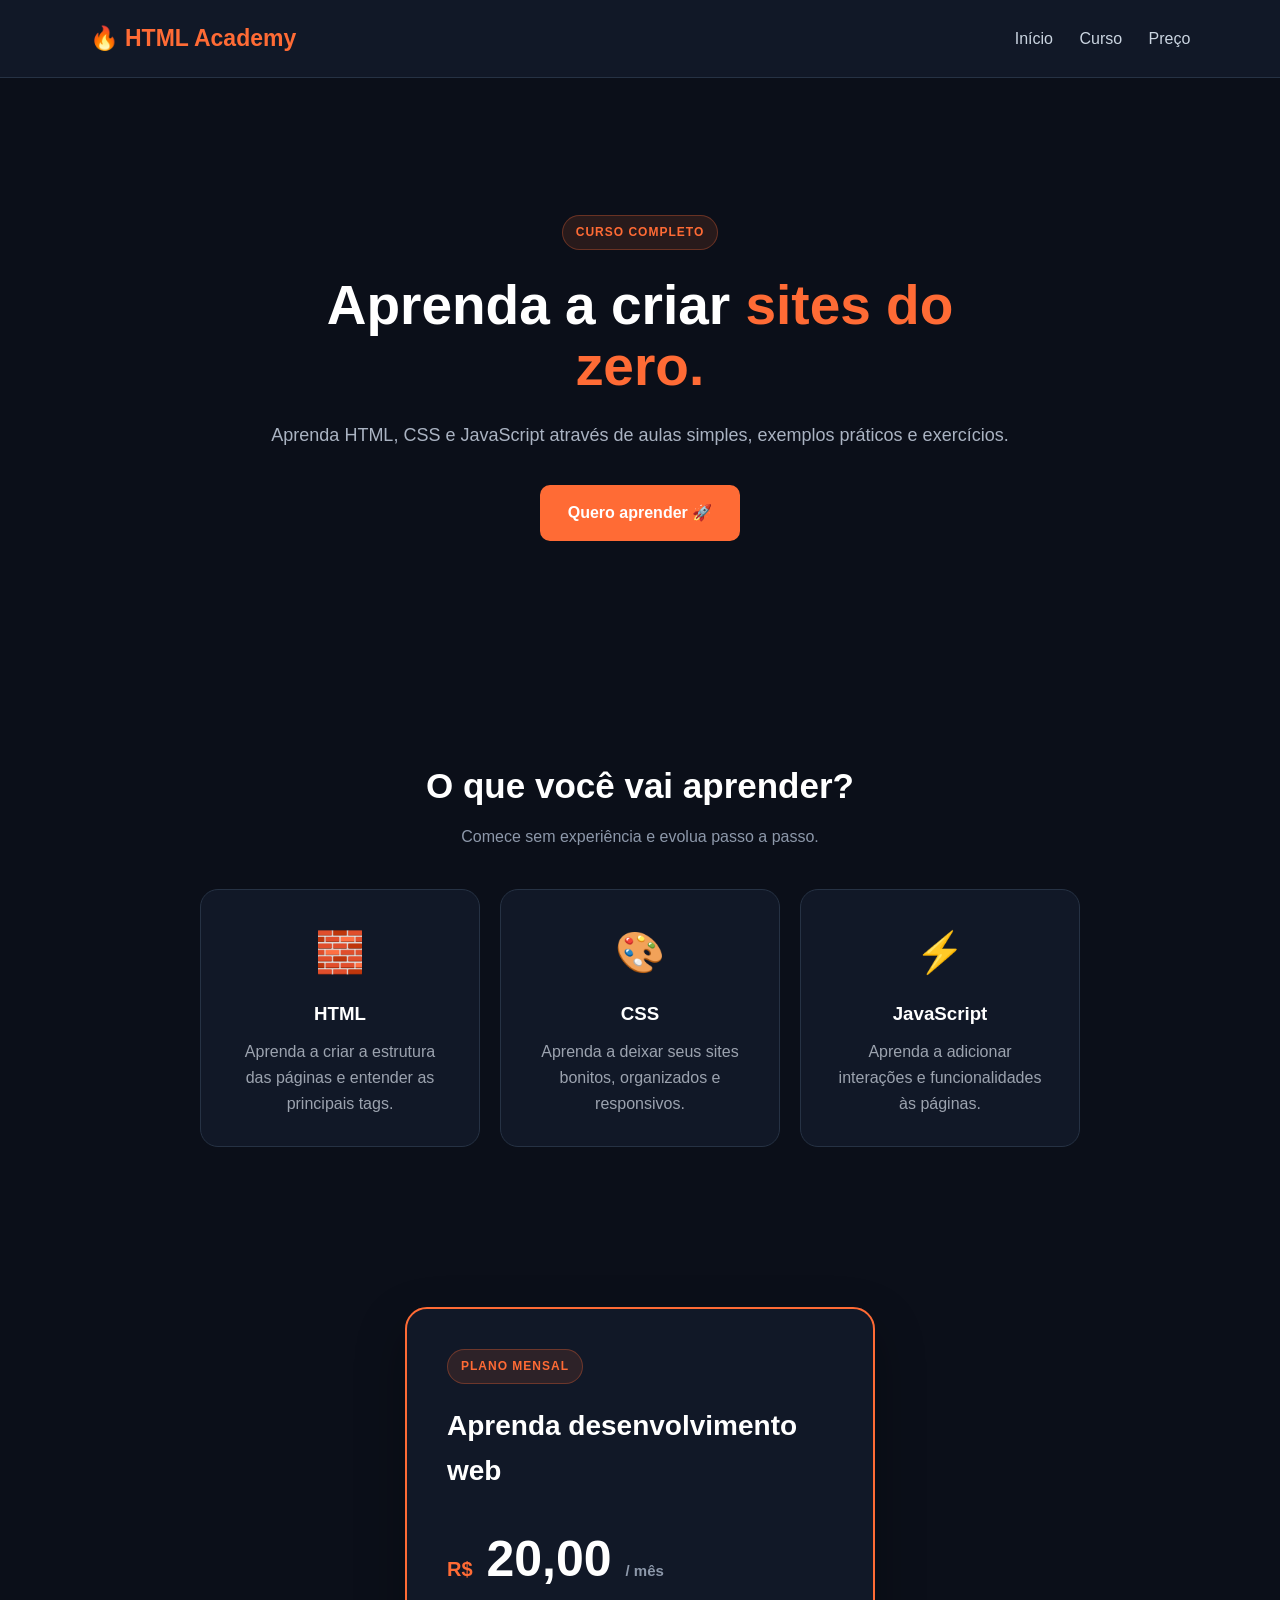
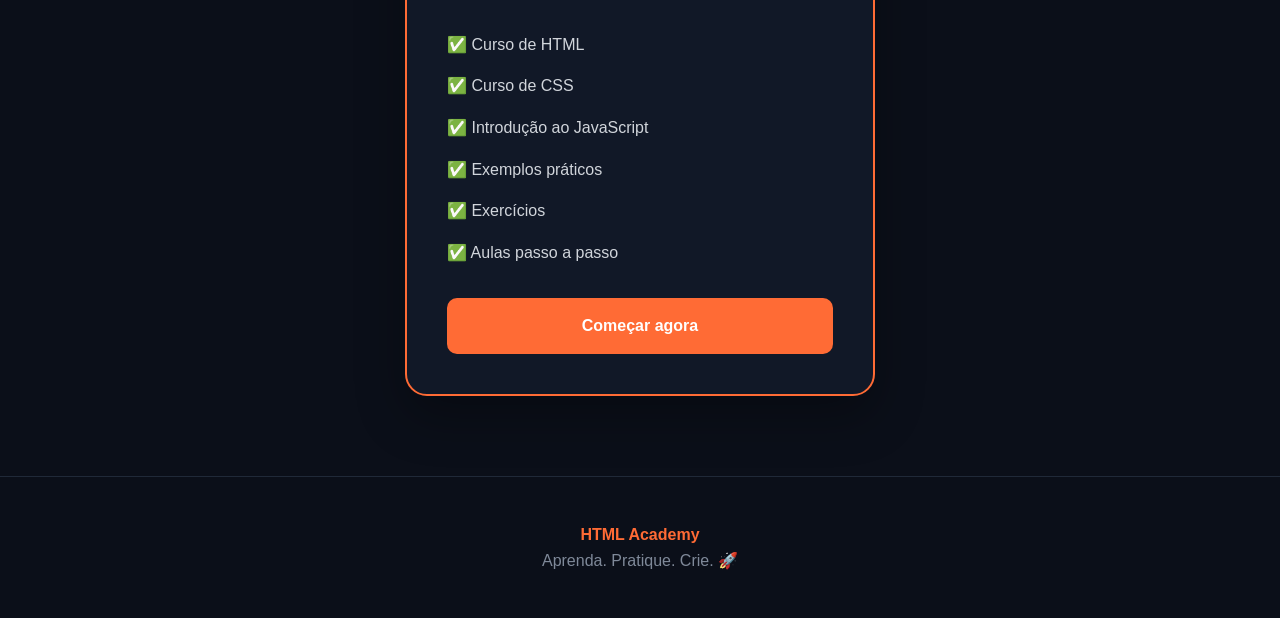
<file: Index.html>
<!DOCTYPE html> <html lang="pt-br"> <head> <meta charset="UTF-8"> <meta name="viewport" content="width=device-width, initial-scale=1.0"> <title>HTML Academy</title> <link rel="stylesheet" href="style.css"> </head> <body> <header> <div class="logo">🔥 HTML Academy</div> <nav> <a href="#inicio">Início</a> <a href="#curso">Curso</a> <a href="#preco">Preço</a> </nav> </header> <section class="hero" id="inicio"> <div class="hero-content"> <span class="badge">CURSO COMPLETO</span> <h1> Aprenda a criar <span>sites do zero.</span> </h1> <p> Aprenda HTML, CSS e JavaScript através de aulas simples, exemplos práticos e exercícios. </p> <a href="#preco" class="btn"> Quero aprender 🚀 </a> </div> </section> <section class="section" id="curso"> <h2>O que você vai aprender?</h2> <p class="section-text"> Comece sem experiência e evolua passo a passo. </p> <div class="cards"> <div class="card"> <div class="icon">🧱</div> <h3>HTML</h3> <p> Aprenda a criar a estrutura das páginas e entender as principais tags. </p> </div> <div class="card"> <div class="icon">🎨</div> <h3>CSS</h3> <p> Aprenda a deixar seus sites bonitos, organizados e responsivos. </p> </div> <div class="card"> <div class="icon">⚡</div> <h3>JavaScript</h3> <p> Aprenda a adicionar interações e funcionalidades às páginas. </p> </div> </div> </section> <section class="price-section" id="preco"> <div class="price-card"> <span class="badge">PLANO MENSAL</span> <h2>Aprenda desenvolvimento web</h2> <div class="price"> <small>R$</small> 20,00 <span>/ mês</span> </div> <ul> <li>✅ Curso de HTML</li> <li>✅ Curso de CSS</li> <li>✅ Introdução ao JavaScript</li> <li>✅ Exemplos práticos</li> <li>✅ Exercícios</li> <li>✅ Aulas passo a passo</li> </ul> <a href="checkout.html" class="btn full"> Começar agora </a> </div> </section> <footer> <strong>HTML Academy</strong> <p>Aprenda. Pratique. Crie. 🚀</p> </footer> </body> </html>
</file>
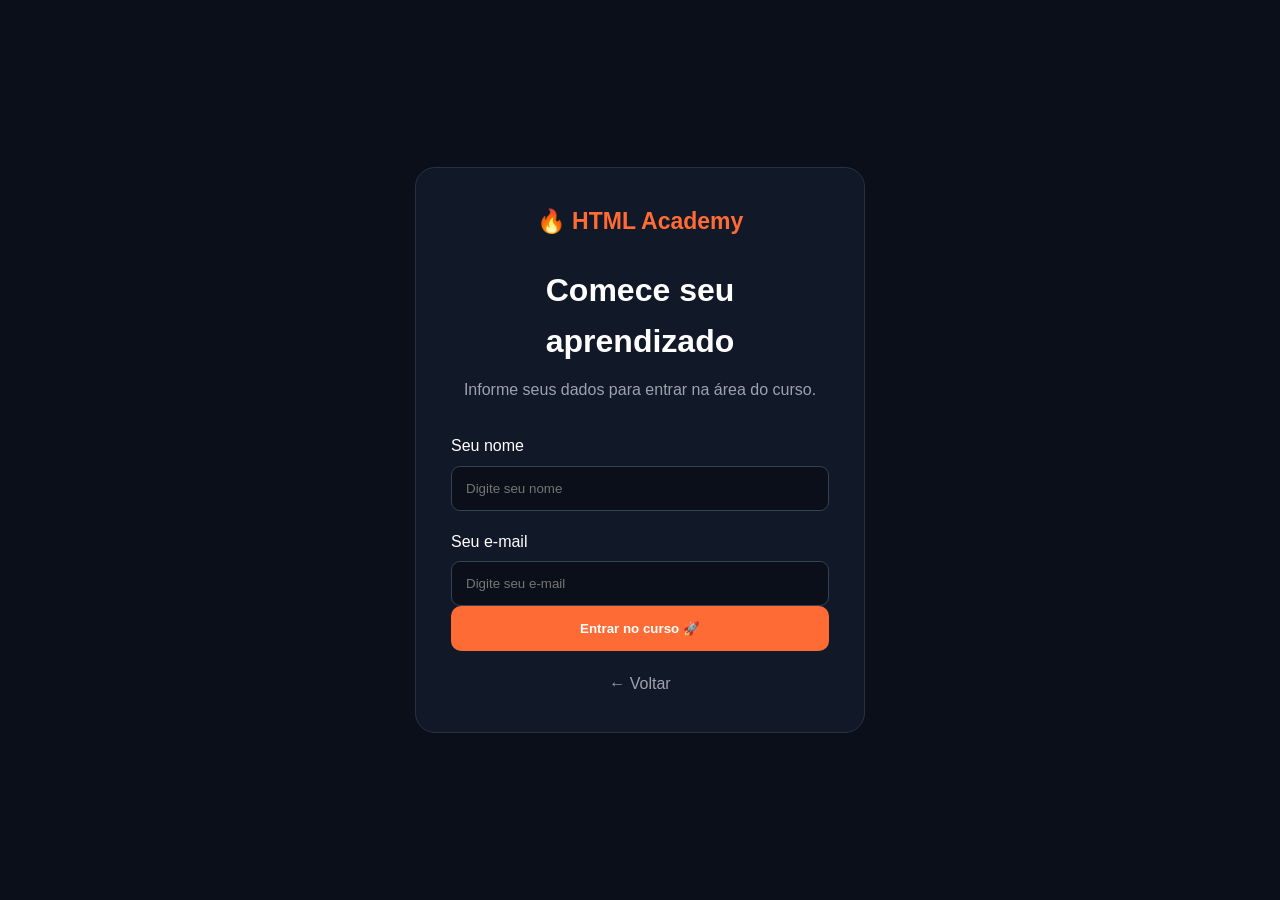
<file: checkout.html>
<!DOCTYPE html> <html lang="pt-br"> <head> <meta charset="UTF-8"> <meta name="viewport" content="width=device-width, initial-scale=1.0"> <title>Entrar no curso | HTML Academy</title> <link rel="stylesheet" href="style.css"> </head> <body class="checkout-body"> <div class="checkout-box"> <div class="logo center"> 🔥 HTML Academy </div> <h1>Comece seu aprendizado</h1> <p class="checkout-text"> Informe seus dados para entrar na área do curso. </p> <form onsubmit="entrar(event)"> <label for="nome">Seu nome</label> <input type="text" id="nome" placeholder="Digite seu nome" required > <label for="email">Seu e-mail</label> <input type="email" id="email" placeholder="Digite seu e-mail" required > <button type="submit" class="btn full"> Entrar no curso 🚀 </button> </form> <a href="index.html" class="back"> ← Voltar </a> </div> <script> function entrar(event) { event.preventDefault(); const nome = document.getElementById("nome").value.trim(); const email = document.getElementById("email").value.trim(); if (!nome || !email) { alert("Preencha todos os campos."); return; } localStorage.setItem("alunoNome", nome); localStorage.setItem("alunoEmail", email); window.location.href = "curso.html"; } </script> </body> </html>
</file>
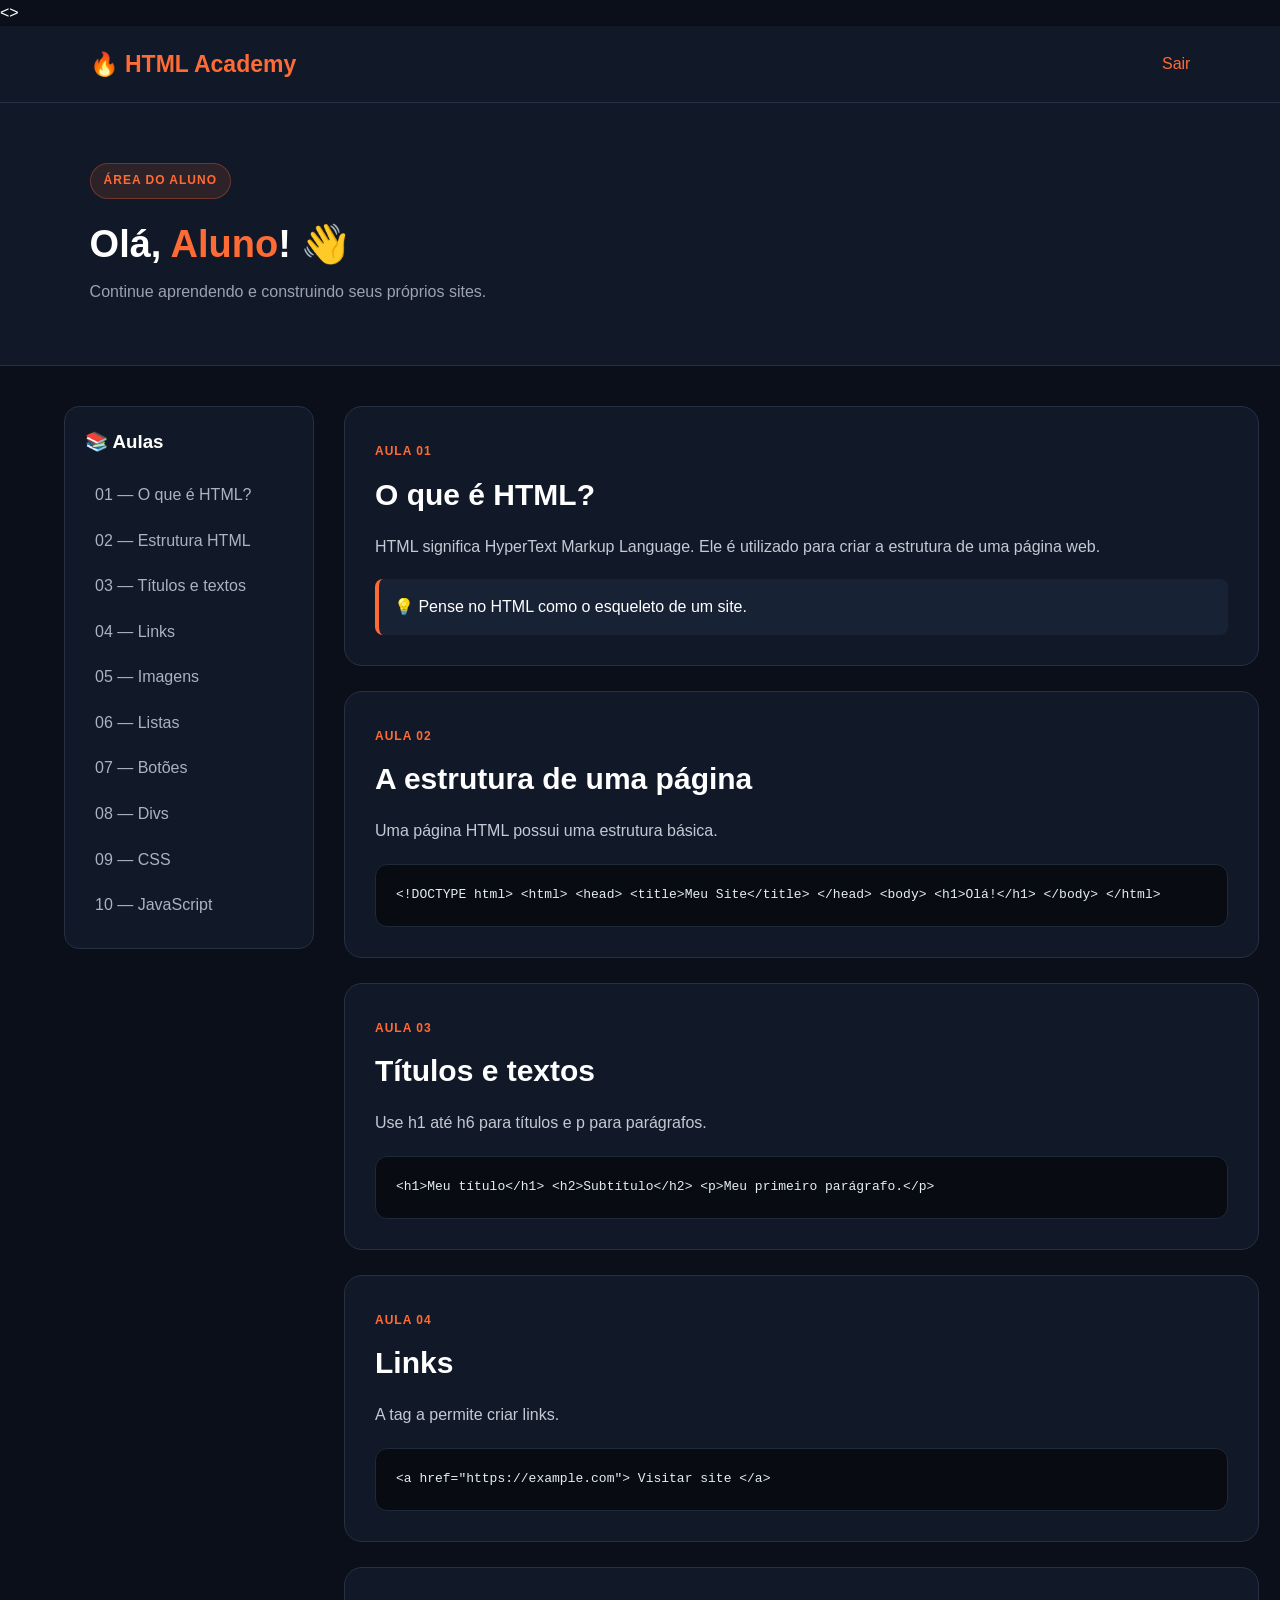
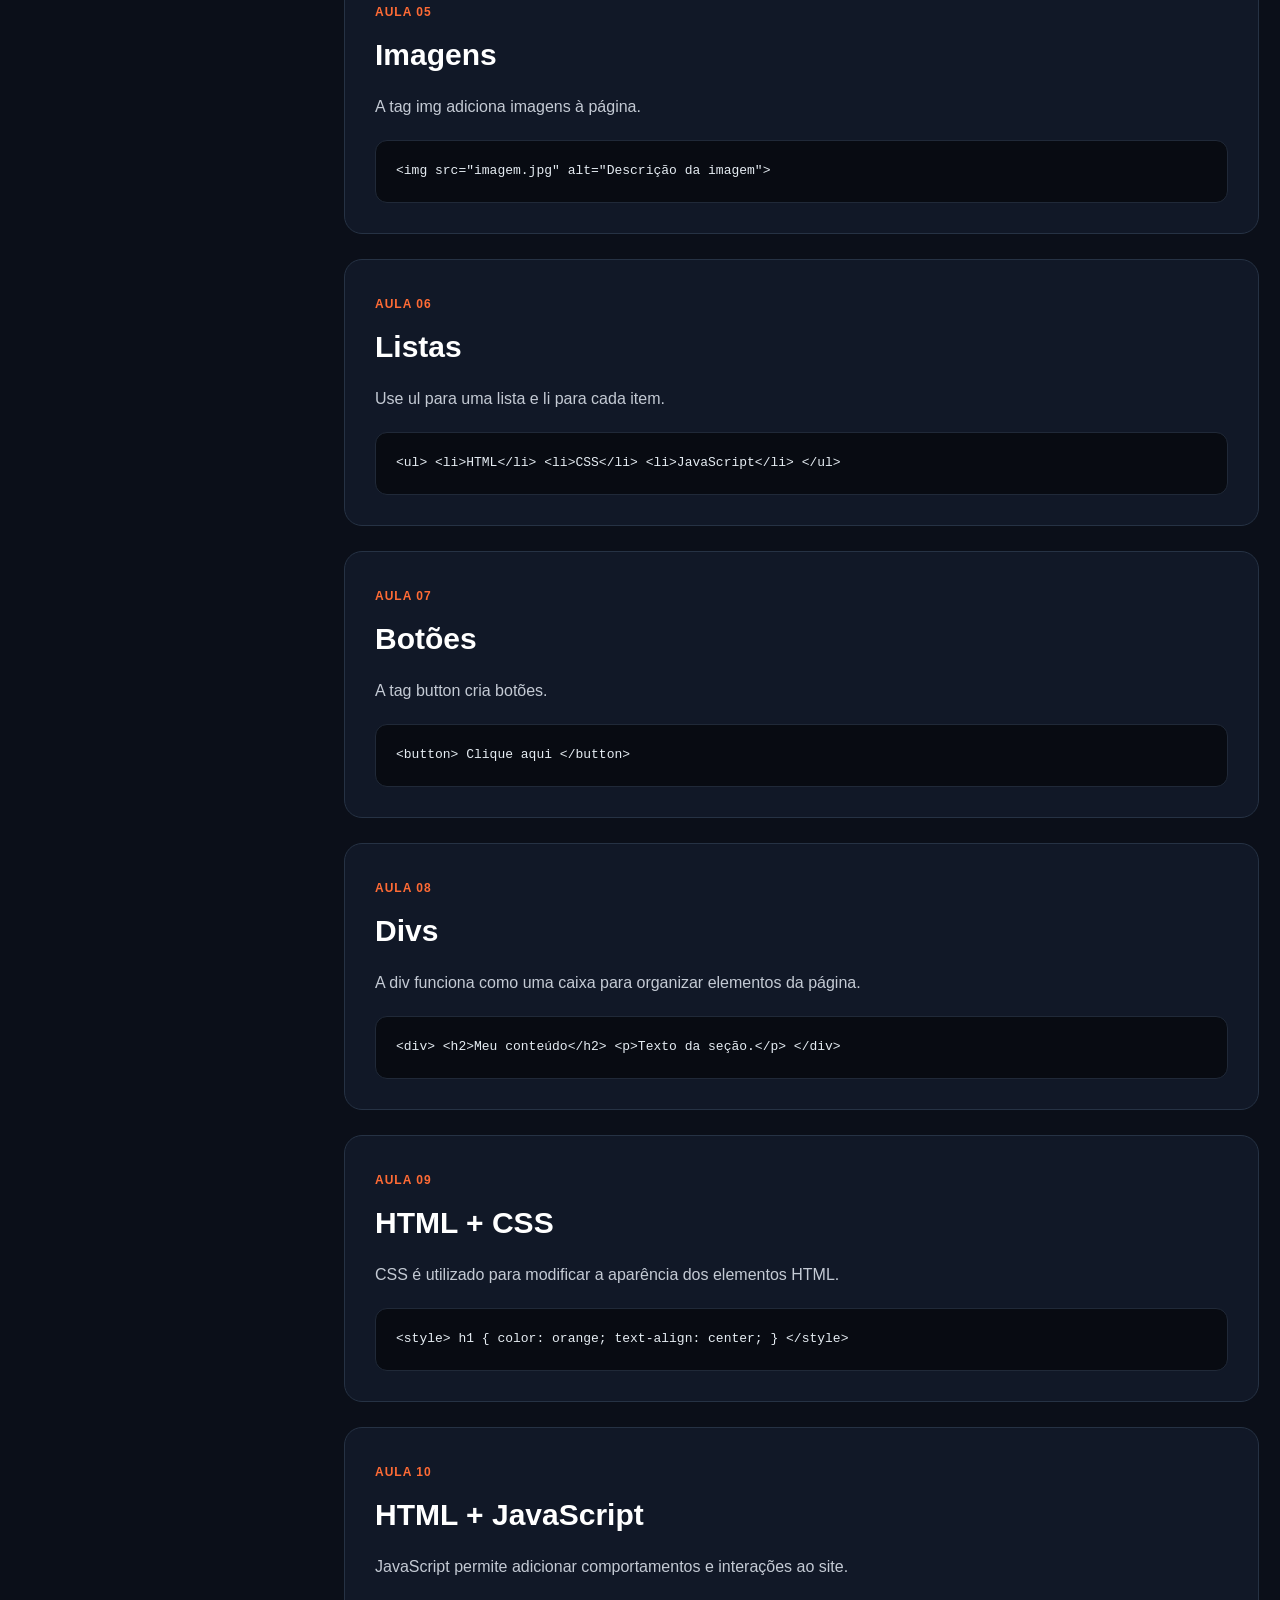
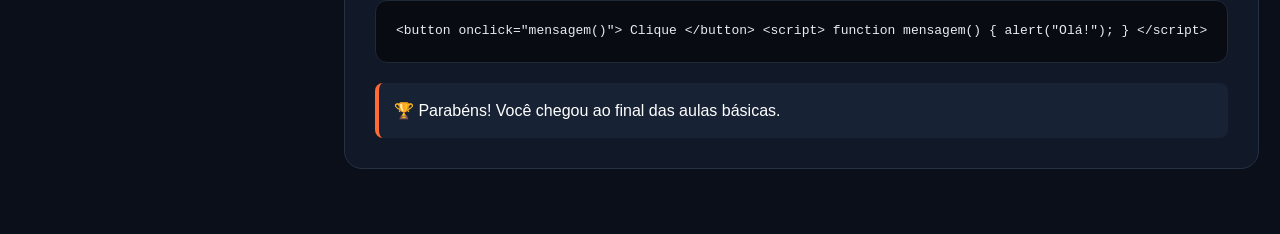
<file: curso.html>
<!DOCTYPE html> <html lang="pt-br"> <<link rel="stylesheet" href="style.css">> <meta charset="UTF-8"> <meta name="viewport" content="width=device-width, initial-scale=1.0"> <title>Meu Curso | HTML Academy</title> <link rel="stylesheet" href="style.css"> </head> <body> <header> <div class="logo">🔥 HTML Academy</div> <a href="index.html" class="logout"> Sair </a> </header> <section class="course-header"> <div> <span class="badge">ÁREA DO ALUNO</span> <h1> Olá, <span id="nomeAluno">Aluno</span>! 👋 </h1> <p> Continue aprendendo e construindo seus próprios sites. </p> </div> </section> <main class="course-container"> <aside class="sidebar"> <h3>📚 Aulas</h3> <a href="#aula1">01 — O que é HTML?</a> <a href="#aula2">02 — Estrutura HTML</a> <a href="#aula3">03 — Títulos e textos</a> <a href="#aula4">04 — Links</a> <a href="#aula5">05 — Imagens</a> <a href="#aula6">06 — Listas</a> <a href="#aula7">07 — Botões</a> <a href="#aula8">08 — Divs</a> <a href="#aula9">09 — CSS</a> <a href="#aula10">10 — JavaScript</a> </aside> <section class="lessons"> <article class="lesson" id="aula1"> <span class="lesson-number">AULA 01</span> <h2>O que é HTML?</h2> <p> HTML significa HyperText Markup Language. Ele é utilizado para criar a estrutura de uma página web. </p> <div class="tip"> 💡 Pense no HTML como o esqueleto de um site. </div> </article> <article class="lesson" id="aula2"> <span class="lesson-number">AULA 02</span> <h2>A estrutura de uma página</h2> <p> Uma página HTML possui uma estrutura básica. </p> <pre><code>&lt;!DOCTYPE html&gt; &lt;html&gt; &lt;head&gt; &lt;title&gt;Meu Site&lt;/title&gt; &lt;/head&gt; &lt;body&gt; &lt;h1&gt;Olá!&lt;/h1&gt; &lt;/body&gt; &lt;/html&gt;</code></pre> </article> <article class="lesson" id="aula3"> <span class="lesson-number">AULA 03</span> <h2>Títulos e textos</h2> <p> Use h1 até h6 para títulos e p para parágrafos. </p> <pre><code>&lt;h1&gt;Meu título&lt;/h1&gt; &lt;h2&gt;Subtítulo&lt;/h2&gt; &lt;p&gt;Meu primeiro parágrafo.&lt;/p&gt;</code></pre> </article> <article class="lesson" id="aula4"> <span class="lesson-number">AULA 04</span> <h2>Links</h2> <p> A tag a permite criar links. </p> <pre><code>&lt;a href="https://example.com"&gt; Visitar site &lt;/a&gt;</code></pre> </article> <article class="lesson" id="aula5"> <span class="lesson-number">AULA 05</span> <h2>Imagens</h2> <p> A tag img adiciona imagens à página. </p> <pre><code>&lt;img src="imagem.jpg" alt="Descrição da imagem"&gt;</code></pre> </article> <article class="lesson" id="aula6"> <span class="lesson-number">AULA 06</span> <h2>Listas</h2> <p> Use ul para uma lista e li para cada item. </p> <pre><code>&lt;ul&gt; &lt;li&gt;HTML&lt;/li&gt; &lt;li&gt;CSS&lt;/li&gt; &lt;li&gt;JavaScript&lt;/li&gt; &lt;/ul&gt;</code></pre> </article> <article class="lesson" id="aula7"> <span class="lesson-number">AULA 07</span> <h2>Botões</h2> <p> A tag button cria botões. </p> <pre><code>&lt;button&gt; Clique aqui &lt;/button&gt;</code></pre> </article> <article class="lesson" id="aula8"> <span class="lesson-number">AULA 08</span> <h2>Divs</h2> <p> A div funciona como uma caixa para organizar elementos da página. </p> <pre><code>&lt;div&gt; &lt;h2&gt;Meu conteúdo&lt;/h2&gt; &lt;p&gt;Texto da seção.&lt;/p&gt; &lt;/div&gt;</code></pre> </article> <article class="lesson" id="aula9"> <span class="lesson-number">AULA 09</span> <h2>HTML + CSS</h2> <p> CSS é utilizado para modificar a aparência dos elementos HTML. </p> <pre><code>&lt;style&gt; h1 { color: orange; text-align: center; } &lt;/style&gt;</code></pre> </article> <article class="lesson" id="aula10"> <span class="lesson-number">AULA 10</span> <h2>HTML + JavaScript</h2> <p> JavaScript permite adicionar comportamentos e interações ao site. </p> <pre><code>&lt;button onclick="mensagem()"&gt; Clique &lt;/button&gt; &lt;script&gt; function mensagem() { alert("Olá!"); } &lt;/script&gt;</code></pre> <div class="tip"> 🏆 Parabéns! Você chegou ao final das aulas básicas. </div> </article> </section> </main> <script> const nome = localStorage.getItem("alunoNome"); if (nome) { document.getElementById("nomeAluno").textContent = nome; } </script> </body> </html>   
</file>
<file: style.css>
* { margin: 0; padding: 0; box-sizing: border-box; } html { scroll-behavior: smooth; } body { font-family: Arial, sans-serif; background: #0b0f19; color: white; line-height: 1.6; } header { width: 100%; padding: 20px 7%; background: #111827; border-bottom: 1px solid #263244; display: flex; align-items: center; justify-content: space-between; } .logo { color: #ff6b35; font-size: 23px; font-weight: bold; } .center { text-align: center; } nav a { color: #cbd5e1; text-decoration: none; margin-left: 22px; } nav a:hover { color: #ff6b35; } .hero { min-height: 600px; display: flex; justify-content: center; align-items: center; text-align: center; padding: 50px 20px; } .hero-content { max-width: 750px; } .badge { display: inline-block; padding: 7px 13px; background: rgba(255, 107, 53, 0.12); color: #ff6b35; border: 1px solid rgba(255, 107, 53, 0.3); border-radius: 30px; font-size: 12px; font-weight: bold; letter-spacing: 1px; } .hero h1 { font-size: 55px; line-height: 1.1; margin: 25px 0; } .hero h1 span { color: #ff6b35; } .hero p { color: #aab3c2; font-size: 18px; margin-bottom: 35px; } .btn { display: inline-block; padding: 15px 28px; background: #ff6b35; color: white; border: none; border-radius: 10px; text-decoration: none; font-weight: bold; cursor: pointer; transition: 0.2s; } .btn:hover { transform: translateY(-2px); opacity: 0.9; } .full { width: 100%; text-align: center; } .section { padding: 80px 7%; text-align: center; } .section h2 { font-size: 35px; } .section-text { color: #8d98aa; margin: 10px 0 40px; } .cards { display: flex; justify-content: center; flex-wrap: wrap; gap: 20px; } .card { width: 280px; padding: 30px; background: #111827; border: 1px solid #263244; border-radius: 18px; text-align: center; } .card:hover { border-color: #ff6b35; transform: translateY(-5px); } .icon { font-size: 40px; margin-bottom: 15px; } .card h3 { margin-bottom: 10px; } .card p { color: #9ca3af; } .price-section { padding: 80px 20px; display: flex; justify-content: center; } .price-card { width: 100%; max-width: 470px; padding: 40px; background: #111827; border: 2px solid #ff6b35; border-radius: 22px; box-shadow: 0 20px 50px rgba(0, 0, 0, 0.3); } .price-card h2 { margin: 20px 0; font-size: 28px; } .price { font-size: 50px; font-weight: bold; margin: 25px 0; } .price small { color: #ff6b35; font-size: 20px; } .price span { color: #8d98aa; font-size: 15px; } .price-card ul { list-style: none; margin: 25px 0; } .price-card li { padding: 8px 0; color: #d1d5db; } footer { text-align: center; padding: 45px 20px; color: #7f8999; border-top: 1px solid #202938; } footer strong { color: #ff6b35; } /* CHECKOUT */ .checkout-body { min-height: 100vh; display: flex; justify-content: center; align-items: center; padding: 20px; } .checkout-box { width: 100%; max-width: 450px; padding: 35px; background: #111827; border: 1px solid #263244; border-radius: 20px; } .checkout-box h1 { text-align: center; margin-top: 25px; } .checkout-text { text-align: center; color: #9ca3af; margin: 10px 0 30px; } .checkout-box label { display: block; margin: 18px 0 7px; } .checkout-box input { width: 100%; padding: 14px; background: #0b0f19; color: white; border: 1px solid #374151; border-radius: 9px; outline: none; } .checkout-box input:focus { border-color: #ff6b35; } .back { display: block; text-align: center; margin-top: 20px; color: #9ca3af; text-decoration: none; } /* CURSO */ .course-header { padding: 60px 7%; background: #111827; border-bottom: 1px solid #263244; } .course-header h1 { font-size: 38px; margin: 15px 0 5px; } .course-header h1 span { color: #ff6b35; } .course-header p { color: #9ca3af; } .logout { color: #ff6b35; text-decoration: none; } .course-container { width: 90%; max-width: 1200px; margin: 40px auto; display: grid; grid-template-columns: 250px 1fr; gap: 30px; } .sidebar { height: fit-content; position: sticky; top: 20px; background: #111827; border: 1px solid #263244; border-radius: 15px; padding: 20px; } .sidebar h3 { margin-bottom: 15px; } .sidebar a { display: block; padding: 10px; color: #aab3c2; text-decoration: none; border-radius: 7px; } .sidebar a:hover { background: #1c2535; color: #ff6b35; } .lesson { background: #111827; border: 1px solid #263244; border-radius: 18px; padding: 30px; margin-bottom: 25px; } .lesson-number { color: #ff6b35; font-size: 12px; font-weight: bold; letter-spacing: 1px; } .lesson h2 { font-size: 30px; margin: 8px 0 15px; } .lesson p { color: #c4cad4; } pre { margin-top: 20px; background: #080b12; border: 1px solid #202938; border-radius: 12px; padding: 20px; overflow-x: auto; } code { color: #e6edf3; } .tip { margin-top: 20px; padding: 15px; background: #182235; border-left: 4px solid #ff6b35; border-radius: 8px; } /* CELULAR */ @media (max-width: 700px) { header { padding: 18px 5%; } nav { display: none; } .hero h1 { font-size: 38px; } .course-container { grid-template-columns: 1fr; } .sidebar { position: static; } .price-card { padding: 25px; } .lesson { padding: 22px; } }  
</file>
